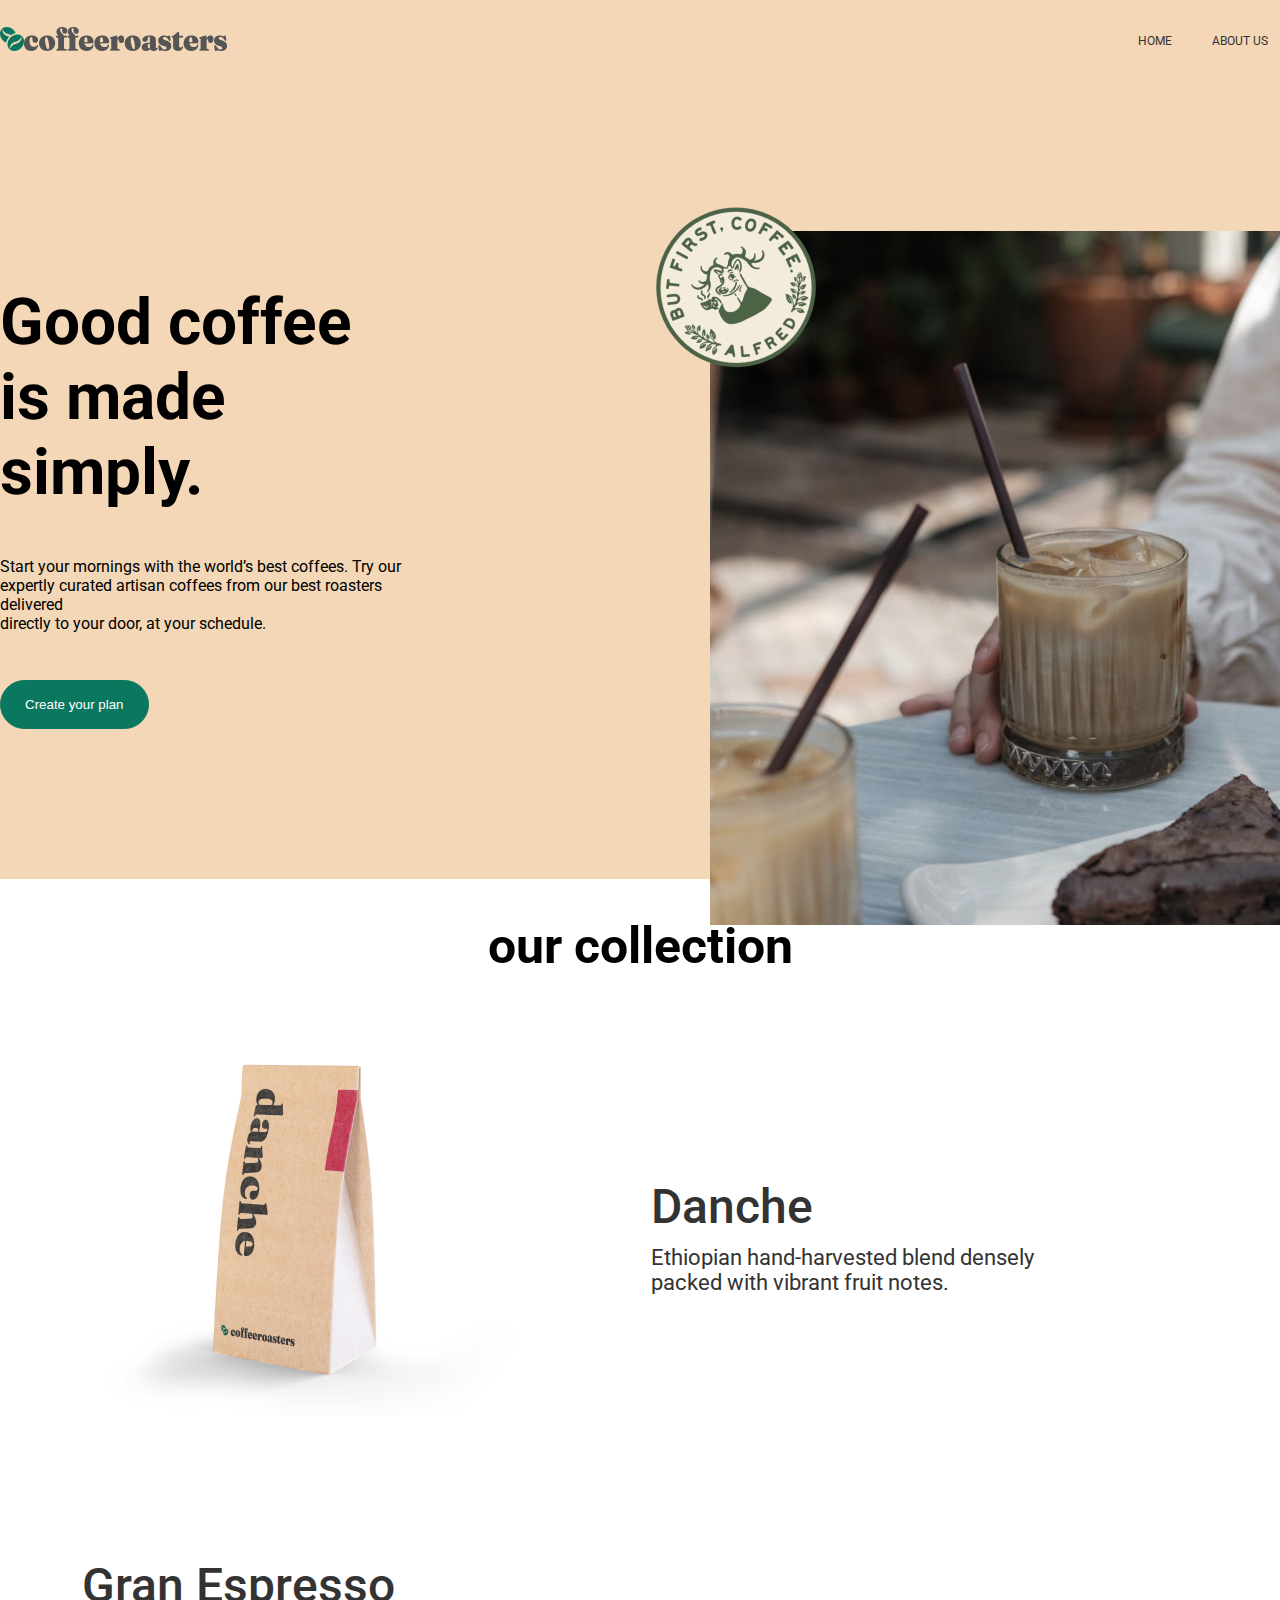
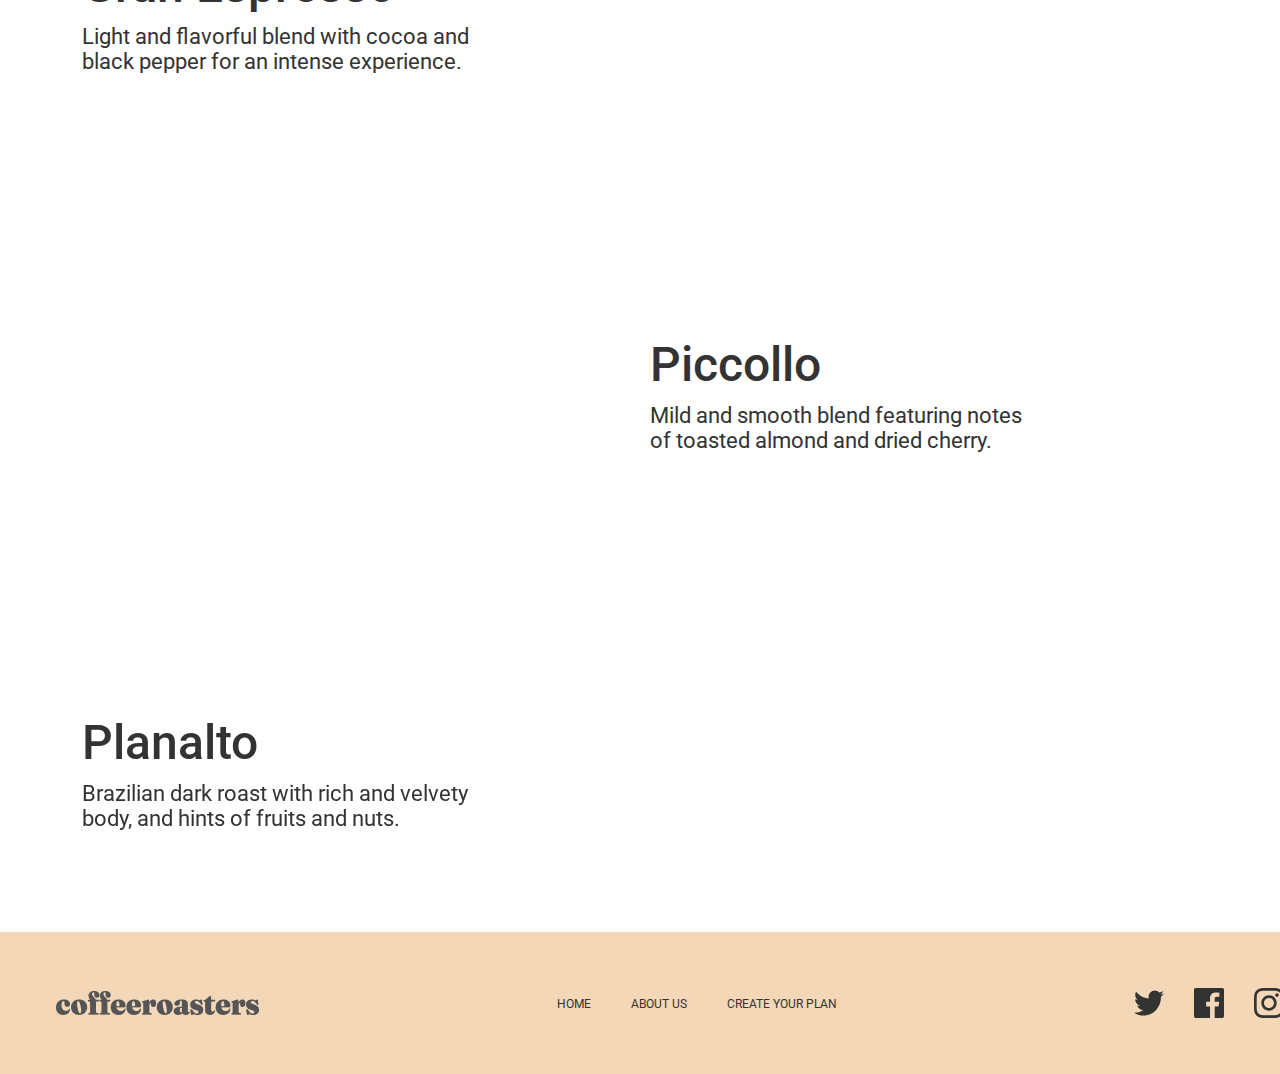
<file: index.html>
<!DOCTYPE html>
<html lang="en">

<head>
    <meta charset="UTF-8">
    <meta name="viewport" content="width=device-width, initial-scale=1.0">
    <title>Document</title>
    <link rel="stylesheet" href="./main.css">
    <link rel="preconnect" href="https://fonts.googleapis.com">
    <link rel="preconnect" href="https://fonts.gstatic.com" crossorigin>
    <link
        href="https://fonts.googleapis.com/css2?family=Roboto:ital,wght@0,100;0,300;0,400;0,500;0,700;0,900;1,100;1,300;1,400;1,500;1,700;1,900&display=swap"
        rel="stylesheet">
        <link href="https://unpkg.com/aos@2.3.1/dist/aos.css" rel="stylesheet">
</head>

<body>

    <header>
        <div class="container">
            <nav>
                <img src="./logo.png" alt="">
                <ul>
                    <li><a href="#">Home</a></li>
                    <li><a href="./about.html">about us</a></li>
                    <li><a href="./keep.html">Shop</a></li>
                </ul>
            </nav>
            <div class="fcard">
                <div class="card">
                    <h1>Good coffee <br>
                        is made simply.</h1>
                    <p class="text">Start your mornings with the world’s best coffees. Try our <br> expertly curated
                        artisan coffees from our best roasters delivered <br> directly to your door, at your schedule.
                    </p>
                    <button class="btn">Create your plan</button>
                </div>
                <div class="header__wrapper__right">
                    <img src="small-image_1.png" alt="" class="small">
                    <img src="big.png" alt="" width="710px" height="694px" class="big">
                </div>
            </div>
        </div>
    </header>
    <main class="container2">
        <section>
            <h2>our collection</h2>
            <div class="header_wrapper">
                <div class="header_wrapper_left1">
                    <img src="coffe.png" alt="" class="messi">
                </div>
                <div class="header_wrapper_right1">
                    <h3>Danche</h3>
                    <p class="about">Ethiopian hand-harvested blend densely <br> packed with vibrant fruit notes.</p>
                </div>
            </div>
            <div class="header_wrapper">
                <div class="header_wrapper_left2">
                    <h3>Gran Espresso</h3>
                    <p class="about">Light and flavorful blend with cocoa and <br> black pepper for an intense
                        experience.</p>
                </div>
                <div class="header_wrapper_left3">
                    <img src="kopi1 copy.png" data-aos="zoom-in" alt="">
                </div>
            </div>
            <div class="header_wrapper">
                <div class="header_wrapper_left4">
                    <img src="./kopi2.png" data-aos="fade-up"
                    data-aos-anchor-placement alt="" width="451px">
                </div>
                <div class="header_wrapper_right">
                    <h3>Piccollo</h3>
                    <p class="about">Mild and smooth blend featuring notes <br> of toasted almond and dried cherry.</p>
                </div>
            </div>
            <div class="header_wrapper">
                <div class="header_wrapper_left5">
                    <h3>Planalto</h3>
                    <p class="about">Brazilian dark roast with rich and velvety <br> body, and hints of fruits and nuts.
                    </p>
                </div>
                <div class="header_wrapper_right">
                    <img src="./kopi3.png" data-aos="zoom-out" alt="" width="451px">

                </div>
            </div>
        </section>
    </main>
    <footer>
        <div class="container">
            <nav class="kama">
                <img src="Cofecoasters.png" alt="">
                <ul class="mai2">
                    <li><a href="#">HOME</a></li>
                    <li><a href="#">ABOUT US</a></li>
                    <li><a href="#">Create your plan</a></li>
                </ul>
                <div class="imgaes">
                    <div class="all">
                        <img src="./Path (1).svg" alt="">
                        <img src="./Path.svg" alt="">
                        <img src="./Shape.svg" alt="">
                    </div>

                </div>

            </nav>
        </div>
    </footer>

    <script src="https://unpkg.com/aos@2.3.1/dist/aos.js"></script>

    <script>
        AOS.init();
      </script>
</body>

</html>
</file>
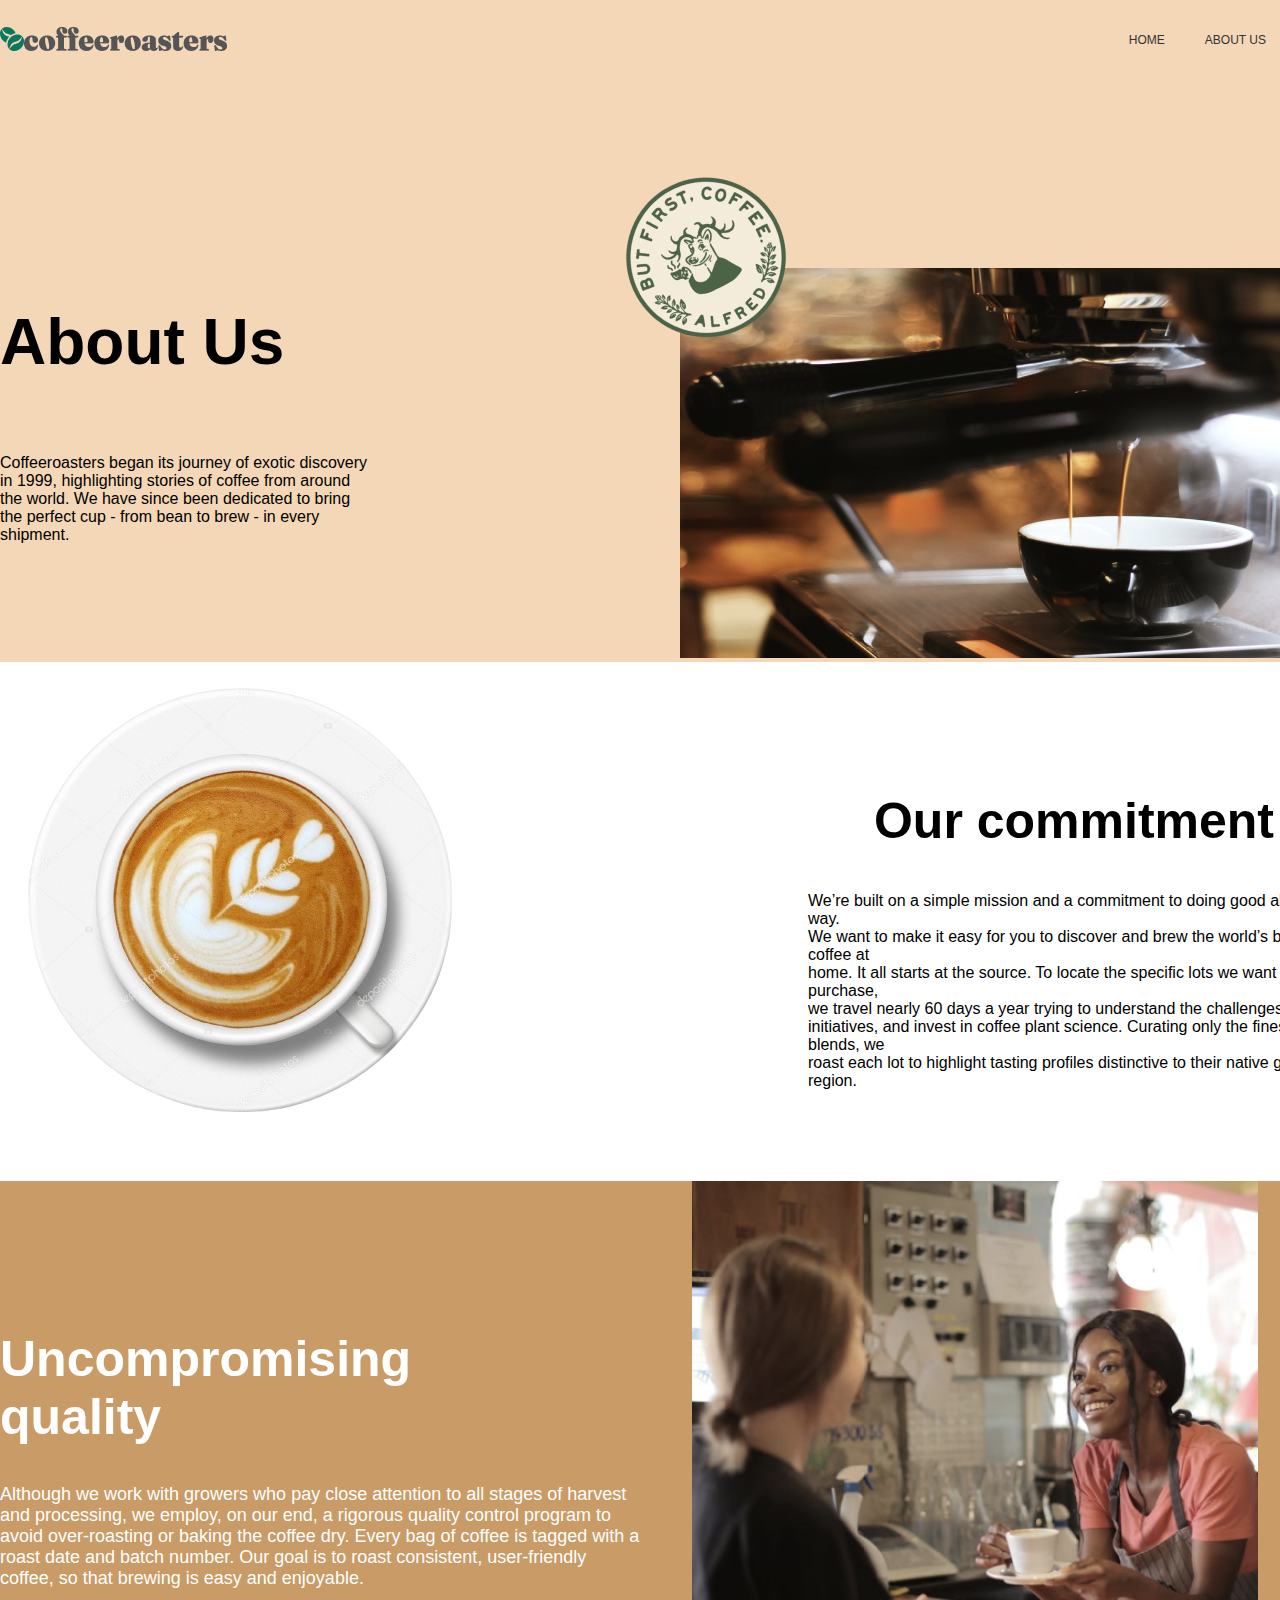
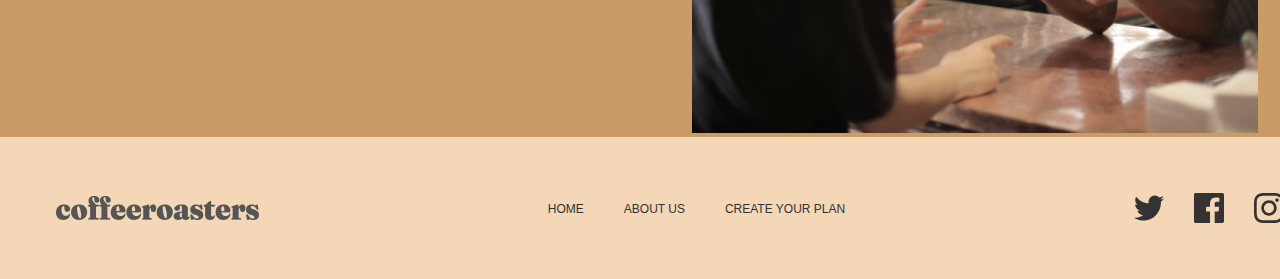
<file: about.html>
<!DOCTYPE html>
<html lang="en">
<head>
  <meta charset="UTF-8">
  <meta name="viewport" content="width=device-width, initial-scale=1.0">
  <title>Document</title>
  <link rel="stylesheet" href="main.css">
</head>
<body>
  <header>
    <div class="container">
        <nav>
            <img src="./logo.png" alt="">
            <ul>
                <li><a href="./index.html">Home</a></li>
                <li><a href="#">about us</a></li>
                <li><a href="./keep.html">Shop</a></li>
            </ul>
        </nav>
    </div>
</header>
<main>
    <section class="color">
        <div class="container">
            <div class="enormous_wrapper">
                <div class="big_Left">
                    <h1 class="top">About Us</h1>
                    <p>Coffeeroasters began its journey of exotic discovery <br> in 1999, highlighting stories of
                        coffee
                        from around the world. We have since been dedicated to bring <br> the perfect cup - from
                        bean to
                        brew - in every <br> shipment.</p>
                </div>
                <div class="enormous_wrapper">
                    <div class="big_right">
                        <img src="small-image_1.png" alt="" class="marka">
                        <img src="enormous.png" class="mark" alt="">
                    </div>
                </div>
            </div>
    </section>
    </div>

    <section class="color_2">
        <div class="container">
            <div class="mega_boss">
                <div class="boss">
                    <img class="cup" src="./depositphotos_203059400-stock-photo-cup-coffee-top-view-isolated-removebg-preview.png" alt="">
                </div>
                <div class="boss-2">
                    <h2>Our commitment</h2>
                    <p>We’re built on a simple mission and a commitment to doing good along the way. <br> We want to
                        make it easy for you to discover and brew the world’s best coffee at <br> home. It all
                        starts at the source. To locate the specific lots we want to purchase, <br> we travel nearly
                        60 days a year trying to understand the challenges and <br> initiatives, and invest in
                        coffee plant science. Curating only the finest blends, we <br> roast each lot to highlight
                        tasting profiles distinctive to their native growing <br> region.</p>
                </div>
            </div>
    </section>
    </div>
    <section class="bckcolor">
        <div class="container">
            <div class="middle">
                <div class="middle_right">
                    <h3 class="texti">Uncompromising <br> quality</h3>
                    <p class="texti2">Although we work with growers who pay close attention to all stages of harvest <br> and processing, we employ, on our end, a rigorous quality control program to <br> avoid over-roasting or baking the coffee dry. Every bag of coffee is tagged with a <br> roast date and batch number. Our goal is to roast consistent, user-friendly  <br>coffee, so that brewing is easy and enjoyable.</p>
                </div>
                <div class="middle_left">
                    <img src="./Rectangle 681.png" alt="">
                </div>
            </div>

        </div>

    </section>
</main>
<footer>
    <div class="container">
        <nav class="kama">
            <img src="Cofecoasters.png" alt="">
            <ul class="mai2">
                <li><a href="#">HOME</a></li>
                <li><a href="#">ABOUT US</a></li>
                <li><a href="#">Create your plan</a></li>
            </ul>
            <div class="imgaes">
                <div class="all">
                    <img src="./Path (1).svg" alt="">
                    <img src="./Path.svg" alt="">
                    <img src="./Shape.svg" alt="">
                </div>

            </div>

        </nav>
    </div>
</footer>
</body>
</html>
</file>
<file: main.css>
* {
  margin: 0;
  padding: 0;
  list-style: none;
  text-decoration: none;
  box-sizing: border-box;
}

body {
  font-family: "Roboto", sans-serif;
}

header {
  background-color: #f3d7b7;
}
.cup{
  animation-name: cup;
  animation-duration: 4s;
  animation-timing-function: linear;
  animation-delay: 2s;
  animation-iteration-count: infinite;
}
@keyframes cup {
  100%{
    rotate: 360deg;
  }
}
.container {
  width: 1340px;
  margin: 0 auto;
}

.container2 {
  width: 1117px;
  margin: 0 auto;
}
.marka {
  position: relative;
  top: 100px;
  right: 80px;
}
nav {
  display: flex;
  align-items: center;
  justify-content: space-between;
  padding-top: 27px;
}

nav ul {
  display: flex;
  gap: 40px;
}

ul li a {
  color: #333333;
  text-transform: uppercase;
  font-weight: 700px;
  font-size: 12px;
}

h1 {
  font-weight: 700;
  font-size: 64px;
  color: #000000;
}

.text {
  font-weight: 400;
  font-size: 16px;
  margin-top: 47px;
  margin-bottom: 47px;
}

.btn {
  color: #ffffff;
  text-align: center;
  border-radius: 100px;
  background-color: #0a775f;
  border: 1px solid #0a775f;
  padding-left: 24px;
  padding-right: 24px;
  padding-top: 16px;
  padding-bottom: 16px;
}

.fcard {
  margin-top: 130px;
  display: flex;
  justify-content: space-between;
  align-items: center;
  gap: 216px;
}

.card {
  margin-bottom: 47px;
}

.header__wrapper__right {
  position: relative;
}

.small {
  position: absolute;
  top: -100;
  left: 0;
  z-index: 5;
}

.big {
  position: relative;
  top: 50px;
  left: 80px;
}

h2 {
  font-size: 50px;
  font-weight: 700px;
  text-align: center;
  padding-bottom: 42px;
  padding-top: 38px;
}

h2:hover {
  text-shadow: 0.05em 0 0 #ec2225, -0.025em -0.05em 0 #313f97,
    0.025em 0.05em 0 #50c878;
  color: rgba(0, 194, 203, 0.2);
}

h2:before,
h2:after {
  content: attr(data-text);
  position: absolute;
  top: 0;
  left: 0;
  opacity: 0.8;
}

h2:hover::before {
  animation: glitch 650ms infinite;
  clip-path: polygon(0 0, 100% 0, 100% 45%, 0 45%);
  transform: translate(-0.025em, -0.0125em);
}

h2:hover::after {
  animation: glitch 375ms infinite;
  clip-path: polygon(0 65%, 100% 20%, 100% 100%, 0 70%);
  transform: translate(0.0125em, 0.025em);
}

@keyframes glitch {
  0% {
    color: rgba(236, 34, 37, 0.2);
    text-shadow: 0.05em 0 0 #ec2225, -0.025em -0.05em 0 #313f97,
      0.025em 0.05em 0 #50c878;
  }

  14% {
    text-shadow: 0.05em 0 0 #ec2225, -0.025em -0.05em 0 #313f97,
      0.025em 0.05em 0 #50c878;
  }

  15% {
    color: #50c878;
    text-shadow: -0.05em -0.025em 0 #ec2225, 0.025em -0.025em 0 #313f97,
      -0.05em -0.05em 0 #50c878;
  }

  49% {
    text-shadow: -0.05em -0.025em 0 #ec2225, 0.025em -0.025em 0 #313f97,
      -0.05em -0.05em 0 #50c878;
  }

  50% {
    text-shadow: 0.025em 0.05em 0 #ec2225, -0.025em 0.05em 0 #313f97,
      0 -0.05em 0 #50c878;
  }

  99% {
    color: #313f97;
    text-shadow: 0.025em 0.05em 0 #ec2225, -0.025em 0.05em 0 #313f97,
      0 -0.05em 0 #50c878;
  }

  100% {
    text-shadow: -0.025em 0 0 #ec2225, -0.025em -0.025em 0 #313f97,
      -0.025em -0.05em 0 #50c878;
  }
}

.header_wrapper {
  display: flex;
  align-items: center;
  gap: 117px;
  transform: translateY(30px);
  animation-name: kama;
  animation-duration: 1s;
  animation-timing-function: 1s;
  animation-iteration-count: 1;
}

@keyframes kama {
  from {
    opacity: 0;
    transform: translateY(30px);
  }

  to {
    opacity: 1;
    transform: translateY(0);
  }
}

h3 {
  font-size: 48px;
  font-weight: 500;
  color: #333333;
  margin-bottom: 10px;
}

.about {
  color: #333333;
  font-size: 22px;
  font-weight: 400;
}

footer {
  background-color: #f3d7b7;
}

.kama {
  padding: 56px;
}

.kama .mai2 {
  display: flex;
  gap: 40px;
}

.images {
  display: flex;
  align-items: center;
  justify-content: flex-end;
}

.all {
  display: flex;
  gap: 30px;
}

.header_wrapper_right .images {
  animation-name: car;
  animation-duration: 3s;
  animation-timing-function: ease-in-out;
  animation-iteration-count: 5;
}

@keyframes car {
  0% {
    opacity: 0;
    transform: translateY(100%) scale(0.9);
  }

  50% {
    opacity: 0.5;
    transform: translateY(50%) scale(0.95);
  }

  100% {
    opacity: 1;
    transform: translateY(0) scale(1);
  }
}

.header_wrapper {
  animation: hoverEffect 0.6s ease-in-out;
}

@keyframes hoverEffect {
  0% {
    transform: scale(1);
  }

  100% {
    transform: scale(1.05);
  }
}

.messi {
  animation-name: pulse;
  animation-duration: 5s;
  animation-timing-function: linear;
  animation-iteration-count: infinite;
}

@keyframes pulse {
  0% {
    transform: scale(1);
  }

  50% {
    transform: scale(1.1);
  }

  100% {
    transform: scale(1);
  }
}

.color {
  background-color: rgba(243, 215, 183, 1);
  width: 100%;
}

.top {
  padding-top: 135px;
  padding-bottom: 75px;
}

.enormous_wrapper {
  display: flex;
  align-items: center;
  gap: 304px;
}

.mega_boss {
  display: flex;
  align-items: center;
  gap: 323px;
}
.header__wrapper__left4 {
}
.color_2 {
  background-color: white;
}
.bckcolor {
  background-color: rgba(201, 155, 103, 1);
}
.texti {
  color: rgba(255, 255, 255, 1);
  font-weight: 700;
  font-size: 50px;
  padding-bottom: 28px;
}
.texti2 {
  color: rgba(255, 255, 255, 1);
  font-size: 18px;
  font-weight: 400;
}
.middle {
  display: flex;
  align-items: center;
  gap: 53px;
}
</file>
